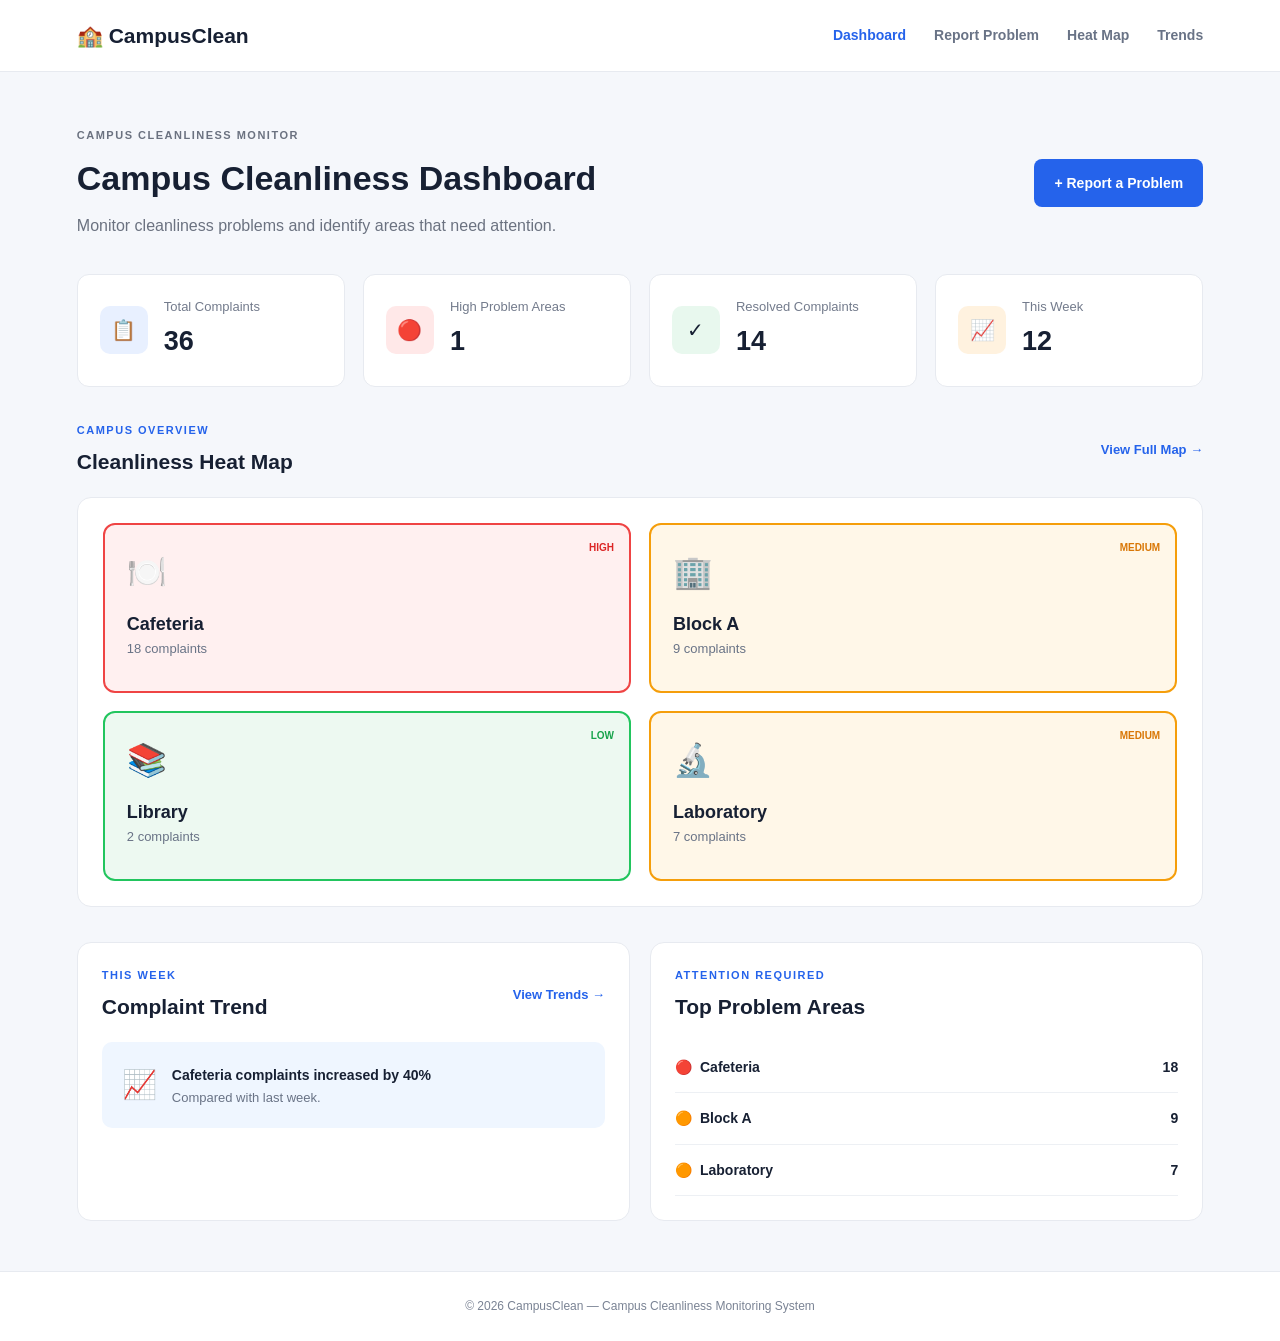
<file: index.html>
<!DOCTYPE html>
<html lang="en">
<head>
    <meta charset="UTF-8">
    <meta name="viewport" content="width=device-width, initial-scale=1.0">

    <title>Campus Cleanliness | Dashboard</title>

    <link rel="stylesheet" href="css/style.css">
</head>

<body>

    <!-- Navigation -->
    <nav class="navbar">
        <div class="logo">
            🏫 CampusClean
        </div>

        <div class="nav-links">
            <a href="index.html" class="active">Dashboard</a>
            <a href="report.html">Report Problem</a>
            <a href="heatmap.html">Heat Map</a>
            <a href="trends.html">Trends</a>
        </div>
    </nav>


    <!-- Main Content -->
    <main class="container">

        <!-- Welcome -->
        <section class="welcome">
            <div>
                <p class="small-title">CAMPUS CLEANLINESS MONITOR</p>

                <h1>Campus Cleanliness Dashboard</h1>

                <p>
                    Monitor cleanliness problems and identify
                    areas that need attention.
                </p>
            </div>

            <a href="report.html" class="primary-button">
                + Report a Problem
            </a>
        </section>


        <!-- Statistics -->
        <section class="stats-grid">

            <div class="stat-card">
                <div class="stat-icon blue">📋</div>

                <div>
                    <p>Total Complaints</p>
                    <h2 id="totalComplaints">0</h2>
                </div>
            </div>


            <div class="stat-card">
                <div class="stat-icon red">🔴</div>

                <div>
                    <p>High Problem Areas</p>
                    <h2 id="highAreas">0</h2>
                </div>
            </div>


            <div class="stat-card">
                <div class="stat-icon green">✓</div>

                <div>
                    <p>Resolved Complaints</p>
                    <h2 id="resolvedComplaints">0</h2>
                </div>
            </div>


            <div class="stat-card">
                <div class="stat-icon orange">📈</div>

                <div>
                    <p>This Week</p>
                    <h2 id="weeklyComplaints">0</h2>
                </div>
            </div>

        </section>


        <!-- Heat Map -->
        <section class="section">

            <div class="section-header">
                <div>
                    <p class="small-title">CAMPUS OVERVIEW</p>
                    <h2>Cleanliness Heat Map</h2>
                </div>

                <a href="heatmap.html">View Full Map →</a>
            </div>


            <div class="campus-map">

                <div class="campus-area high">
                    <span class="area-status">HIGH</span>
                    <div class="area-icon">🍽️</div>
                    <h3>Cafeteria</h3>
                    <p>18 complaints</p>
                </div>


                <div class="campus-area medium">
                    <span class="area-status">MEDIUM</span>
                    <div class="area-icon">🏢</div>
                    <h3>Block A</h3>
                    <p>9 complaints</p>
                </div>


                <div class="campus-area low">
                    <span class="area-status">LOW</span>
                    <div class="area-icon">📚</div>
                    <h3>Library</h3>
                    <p>2 complaints</p>
                </div>


                <div class="campus-area medium">
                    <span class="area-status">MEDIUM</span>
                    <div class="area-icon">🔬</div>
                    <h3>Laboratory</h3>
                    <p>7 complaints</p>
                </div>

            </div>

        </section>


        <!-- Bottom Grid -->
        <section class="bottom-grid">

            <!-- Trend -->
            <div class="panel">

                <div class="section-header">
                    <div>
                        <p class="small-title">THIS WEEK</p>
                        <h2>Complaint Trend</h2>
                    </div>

                    <a href="trends.html">View Trends →</a>
                </div>

                <div class="trend-message">
                    <span>📈</span>

                    <div>
                        <strong>Cafeteria complaints increased by 40%</strong>

                        <p>
                            Compared with last week.
                        </p>
                    </div>
                </div>

            </div>


            <!-- Problem Areas -->
            <div class="panel">

                <div class="section-header">
                    <div>
                        <p class="small-title">ATTENTION REQUIRED</p>
                        <h2>Top Problem Areas</h2>
                    </div>
                </div>


                <div class="problem-row">
                    <span>🔴</span>
                    <strong>Cafeteria</strong>
                    <span class="complaint-number">18</span>
                </div>


                <div class="problem-row">
                    <span>🟠</span>
                    <strong>Block A</strong>
                    <span class="complaint-number">9</span>
                </div>


                <div class="problem-row">
                    <span>🟠</span>
                    <strong>Laboratory</strong>
                    <span class="complaint-number">7</span>
                </div>

            </div>

        </section>

    </main>


    <footer>
        <p>© 2026 CampusClean — Campus Cleanliness Monitoring System</p>
    </footer>


    <script src="js/app.js"></script>

</body>
</html>
</file>
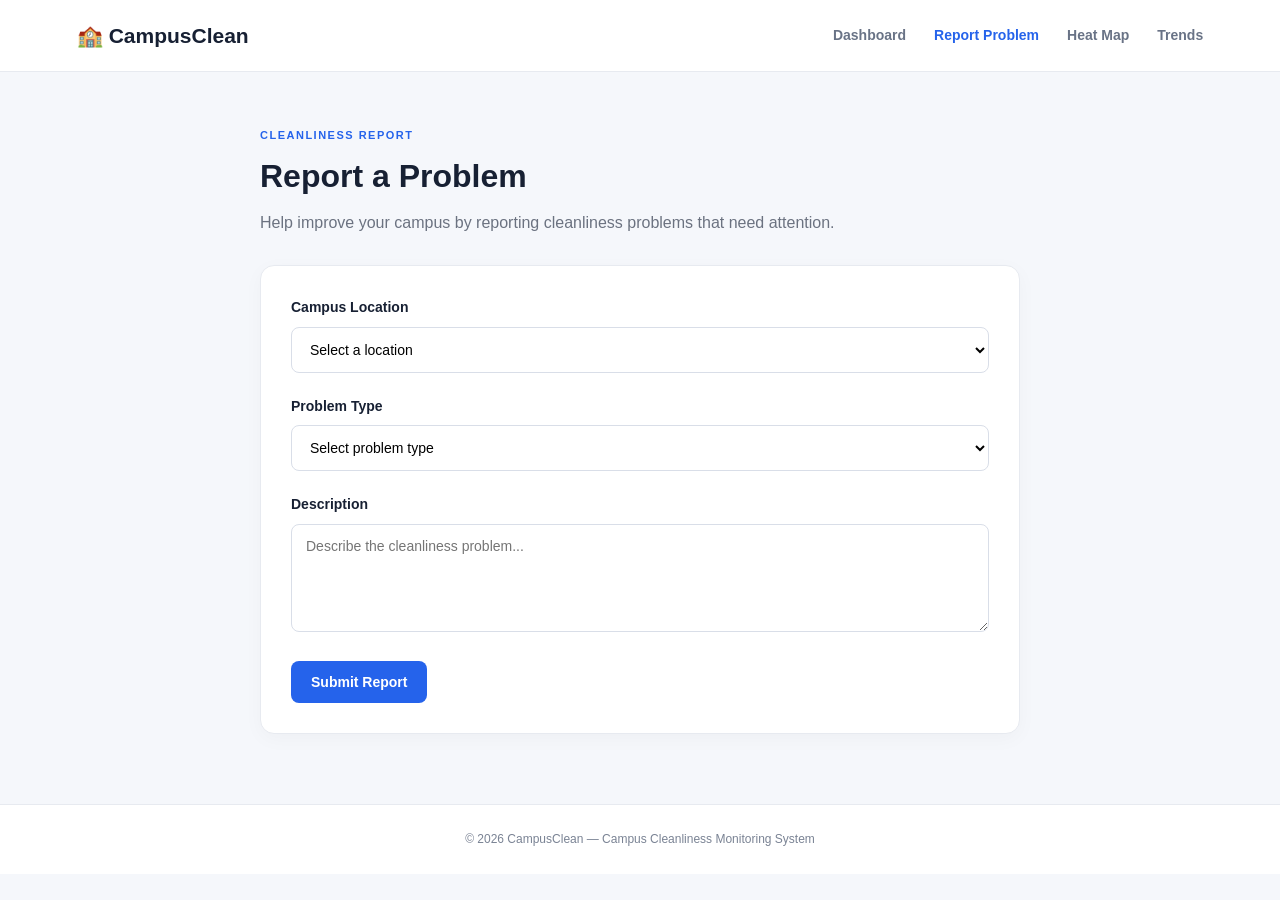
<file: report.html>
<!DOCTYPE html>
<html lang="en">
<head>
    <meta charset="UTF-8">
    <meta name="viewport" content="width=device-width, initial-scale=1.0">

    <title>Report Problem | CampusClean</title>

    <link rel="stylesheet" href="css/style.css">
</head>

<body>

    <!-- Navigation -->
    <nav class="navbar">

        <div class="logo">
            🏫 CampusClean
        </div>

        <div class="nav-links">
            <a href="index.html">Dashboard</a>
            <a href="report.html" class="active">Report Problem</a>
            <a href="heatmap.html">Heat Map</a>
            <a href="trends.html">Trends</a>
        </div>

    </nav>


    <!-- Main -->
    <main class="form-container">

        <div class="form-header">

            <p class="small-title">CLEANLINESS REPORT</p>

            <h1>Report a Problem</h1>

            <p>
                Help improve your campus by reporting cleanliness
                problems that need attention.
            </p>

        </div>


        <form id="complaintForm" class="complaint-form">

            <!-- Location -->
            <div class="form-group">

                <label for="location">
                    Campus Location
                </label>

                <select id="location" required>

                    <option value="">
                        Select a location
                    </option>

                    <option value="Cafeteria">
                        Cafeteria
                    </option>

                    <option value="Block A">
                        Block A
                    </option>

                    <option value="Library">
                        Library
                    </option>

                    <option value="Laboratory">
                        Laboratory
                    </option>

                </select>

            </div>


            <!-- Problem -->
            <div class="form-group">

                <label for="problemType">
                    Problem Type
                </label>

                <select id="problemType" required>

                    <option value="">
                        Select problem type
                    </option>

                    <option value="Overflowing Bin">
                        Overflowing Bin
                    </option>

                    <option value="Litter">
                        Litter / Garbage
                    </option>

                    <option value="Dirty Floor">
                        Dirty Floor
                    </option>

                    <option value="Bad Odor">
                        Bad Odor
                    </option>

                    <option value="Dirty Washroom">
                        Dirty Washroom
                    </option>

                    <option value="Other">
                        Other
                    </option>

                </select>

            </div>


            <!-- Description -->
            <div class="form-group">

                <label for="description">
                    Description
                </label>

                <textarea
                    id="description"
                    rows="5"
                    placeholder="Describe the cleanliness problem..."
                    required
                ></textarea>

            </div>


            <!-- Submit -->
            <button type="submit" class="primary-button submit-button">
                Submit Report
            </button>


            <!-- Success message -->
            <div id="successMessage" class="success-message">

                ✅ Your cleanliness report has been submitted successfully.

            </div>

        </form>

    </main>


    <footer>

        <p>
            © 2026 CampusClean — Campus Cleanliness Monitoring System
        </p>

    </footer>


    <script src="js/app.js"></script>

</body>
</html>
</file>
<file: css/style.css>
/* Report Form */

.form-container {
    width: 90%;
    max-width: 760px;
    margin: 0 auto;

    padding: 55px 0 70px;
}

.form-header {
    margin-bottom: 30px;
}

.form-header h1 {
    font-size: 32px;
    margin-bottom: 8px;
}

.form-header > p:last-child {
    color: #6b7280;
}


.complaint-form {
    background: white;

    border: 1px solid #e7eaf0;
    border-radius: 14px;

    padding: 30px;

    box-shadow: 0 5px 20px rgba(0, 0, 0, 0.03);
}


.form-group {
    margin-bottom: 22px;
}


.form-group label {
    display: block;

    margin-bottom: 8px;

    font-size: 14px;
    font-weight: 700;
}


.form-group select,
.form-group textarea {
    width: 100%;

    border: 1px solid #d9dee8;
    border-radius: 8px;

    padding: 13px 14px;

    font-family: inherit;
    font-size: 14px;

    background: white;

    outline: none;
}


.form-group select:focus,
.form-group textarea:focus {
    border-color: #2563eb;

    box-shadow: 0 0 0 3px rgba(37, 99, 235, 0.1);
}


.form-group textarea {
    resize: vertical;
}


.submit-button {
    border: none;
    cursor: pointer;

    font-family: inherit;
}


.success-message {
    display: none;

    margin-top: 20px;

    padding: 14px;

    border-radius: 8px;

    background: #ecfdf3;
    color: #15803d;

    font-size: 14px;
}
* {
    box-sizing: border-box;
    margin: 0;
    padding: 0;
}

body {
    font-family: Arial, Helvetica, sans-serif;
    background: #f5f7fb;
    color: #172033;
    line-height: 1.6;
}

a {
    text-decoration: none;
    color: inherit;
}


/* Navigation */

.navbar {
    height: 72px;
    background: white;
    border-bottom: 1px solid #e7eaf0;

    display: flex;
    align-items: center;
    justify-content: space-between;

    padding: 0 6%;
}

.logo {
    font-size: 21px;
    font-weight: 700;
}

.nav-links {
    display: flex;
    gap: 28px;
}

.nav-links a {
    color: #697386;
    font-size: 14px;
    font-weight: 600;
}

.nav-links a:hover,
.nav-links .active {
    color: #2563eb;
}


/* Container */

.container {
    width: 88%;
    max-width: 1250px;
    margin: auto;
}


/* Welcome */

.welcome {
    padding: 55px 0 35px;

    display: flex;
    align-items: center;
    justify-content: space-between;
    gap: 30px;
}

.small-title {
    font-size: 11px;
    letter-spacing: 1.5px;
    font-weight: 700;
    color: #2563eb;
    margin-bottom: 6px;
}

.welcome h1 {
    font-size: 34px;
    margin-bottom: 8px;
}

.welcome p {
    color: #6b7280;
}

.primary-button {
    background: #2563eb;
    color: white;

    padding: 13px 20px;

    border-radius: 8px;

    font-size: 14px;
    font-weight: 700;

    white-space: nowrap;
}

.primary-button:hover {
    background: #1d4ed8;
}


/* Statistics */

.stats-grid {
    display: grid;
    grid-template-columns: repeat(4, 1fr);
    gap: 18px;

    margin-bottom: 35px;
}

.stat-card {
    background: white;

    border: 1px solid #e7eaf0;
    border-radius: 12px;

    padding: 22px;

    display: flex;
    align-items: center;
    gap: 16px;
}

.stat-card p {
    color: #737b8c;
    font-size: 13px;
    margin-bottom: 3px;
}

.stat-card h2 {
    font-size: 27px;
}

.stat-icon {
    width: 48px;
    height: 48px;

    border-radius: 10px;

    display: flex;
    align-items: center;
    justify-content: center;

    font-size: 20px;
}

.stat-icon.blue {
    background: #e8f0ff;
}

.stat-icon.red {
    background: #ffe8e8;
}

.stat-icon.green {
    background: #e8f8ee;
}

.stat-icon.orange {
    background: #fff2df;
}


/* Sections */

.section {
    margin-bottom: 35px;
}

.section-header {
    display: flex;
    align-items: center;
    justify-content: space-between;

    margin-bottom: 18px;
}

.section-header h2 {
    font-size: 21px;
}

.section-header a {
    color: #2563eb;
    font-size: 13px;
    font-weight: 700;
}


/* Campus Map */

.campus-map {
    background: white;

    border: 1px solid #e7eaf0;
    border-radius: 14px;

    padding: 25px;

    display: grid;
    grid-template-columns: repeat(2, 1fr);
    gap: 18px;
}

.campus-area {
    min-height: 170px;

    border-radius: 12px;

    padding: 22px;

    position: relative;

    transition: transform 0.2s;
}

.campus-area:hover {
    transform: translateY(-3px);
}

.campus-area.high {
    background: #fff0f0;
    border: 2px solid #ef4444;
}

.campus-area.medium {
    background: #fff7e8;
    border: 2px solid #f59e0b;
}

.campus-area.low {
    background: #edf9f1;
    border: 2px solid #22c55e;
}

.area-status {
    position: absolute;
    right: 15px;
    top: 15px;

    font-size: 10px;
    font-weight: 800;
}

.high .area-status {
    color: #dc2626;
}

.medium .area-status {
    color: #d97706;
}

.low .area-status {
    color: #16a34a;
}

.area-icon {
    font-size: 32px;
    margin-bottom: 12px;
}

.campus-area h3 {
    font-size: 18px;
}

.campus-area p {
    color: #697386;
    font-size: 13px;
}


/* Bottom */

.bottom-grid {
    display: grid;
    grid-template-columns: 1fr 1fr;
    gap: 20px;

    margin-bottom: 50px;
}

.panel {
    background: white;

    border: 1px solid #e7eaf0;
    border-radius: 14px;

    padding: 24px;
}


/* Trend */

.trend-message {
    background: #eff6ff;

    border-radius: 10px;

    padding: 20px;

    display: flex;
    gap: 15px;

    align-items: center;
}

.trend-message span {
    font-size: 28px;
}

.trend-message strong {
    font-size: 14px;
}

.trend-message p {
    color: #697386;
    font-size: 13px;
}


/* Problem rows */

.problem-row {
    display: grid;

    grid-template-columns: 25px 1fr 40px;

    align-items: center;

    padding: 14px 0;

    border-bottom: 1px solid #edf0f4;

    font-size: 14px;
}

.complaint-number {
    text-align: right;
    font-weight: 700;
}


/* Footer */

footer {
    background: white;

    border-top: 1px solid #e7eaf0;

    text-align: center;

    padding: 25px;

    color: #7a8394;

    font-size: 12px;
}


/* Responsive */

@media (max-width: 900px) {

    .stats-grid {
        grid-template-columns: repeat(2, 1fr);
    }

    .nav-links {
        gap: 12px;
    }

    .welcome {
        align-items: flex-start;
        flex-direction: column;
    }

}


@media (max-width: 600px) {

    .navbar {
        height: auto;
        padding: 20px;
        flex-direction: column;
        gap: 15px;
    }

    .nav-links {
        flex-wrap: wrap;
        justify-content: center;
    }

    .container {
        width: 92%;
    }

    .stats-grid,
    .campus-map,
    .bottom-grid {
        grid-template-columns: 1fr;
    }

    .welcome h1 {
        font-size: 27px;
    }

}
</file>
